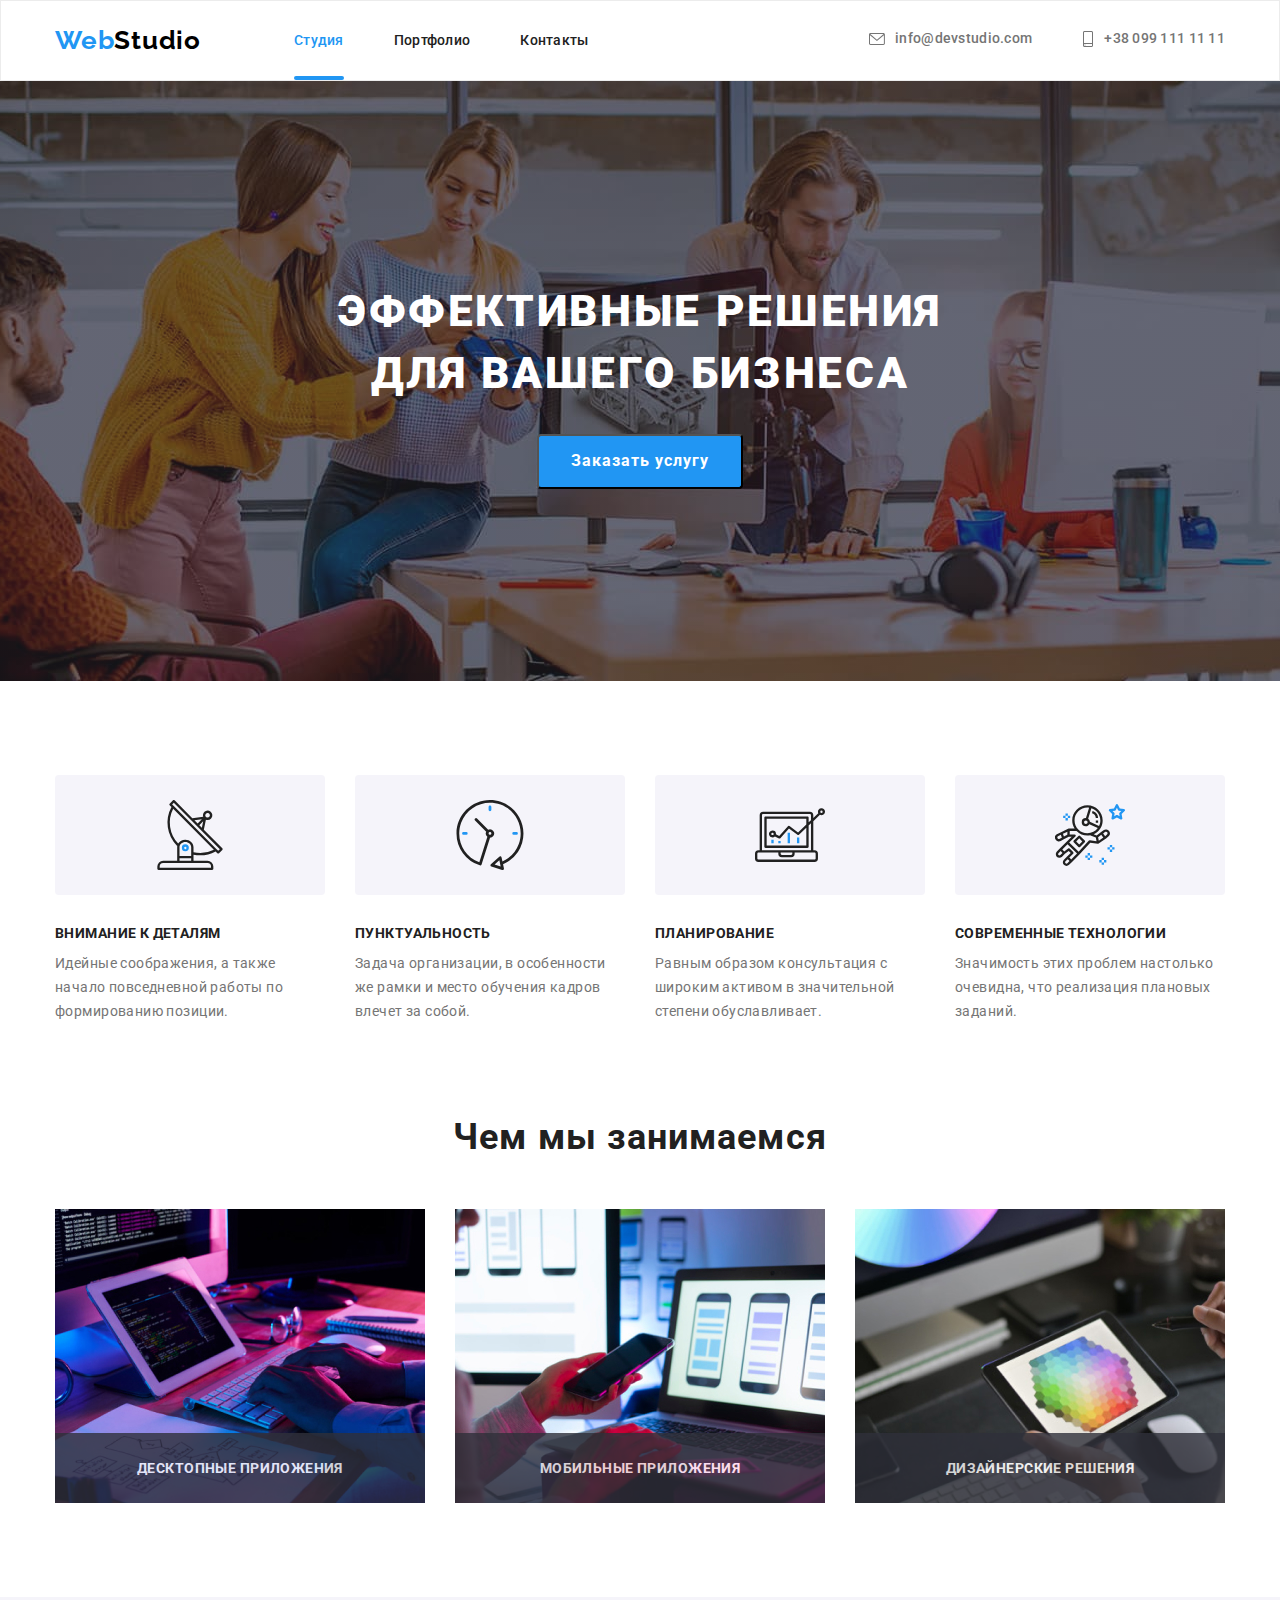
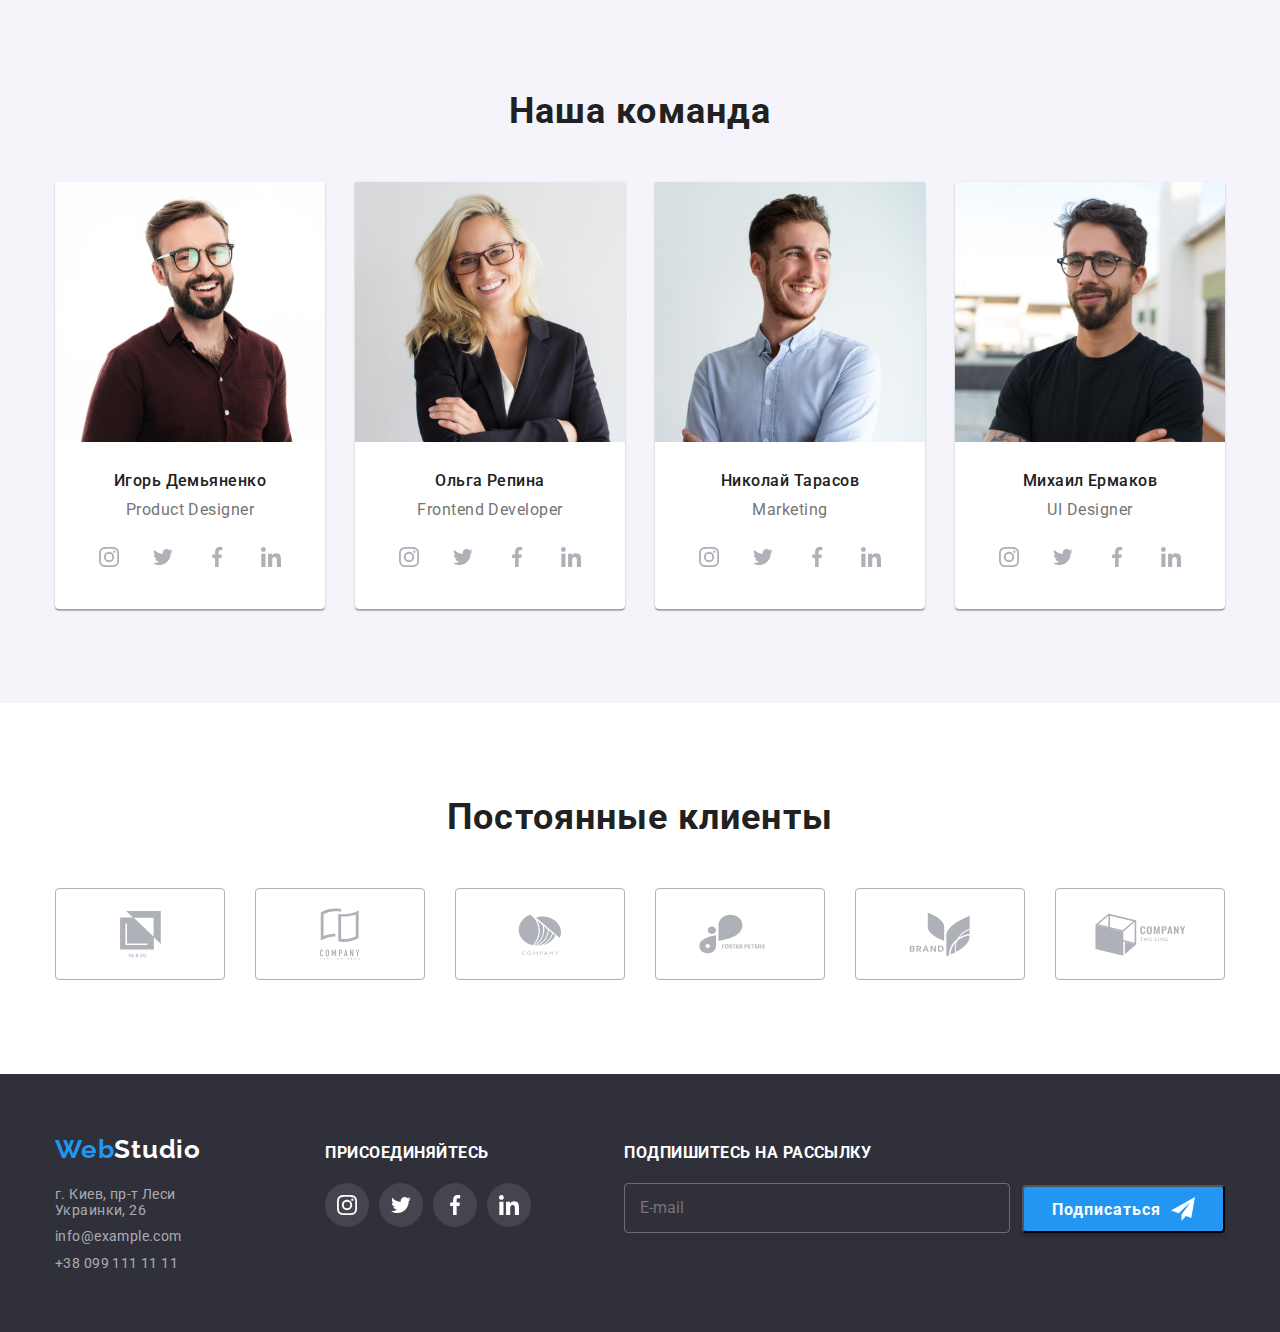
<file: index.html>
<!DOCTYPE html>
<html lang="ru">
<head>
    <meta charset="UTF-8">
    <meta http-equiv="X-UA-Compatible" content="IE=edge">
    <meta name="viewport" content="width=device-width, initial-scale=1.0">
    <title>web-studio</title>
    <link rel="stylesheet" href="./css/modern-normalize.css">
    <link href="https://fonts.googleapis.com/css2?family=Raleway:wght@700&family=Roboto:wght@400;500;700;900&display=swap" rel="stylesheet">
    <link rel="stylesheet" href="./css/styles.css">
</head>

<body>
    <header class="top-header">
        <div class="container top-navigation">
            <a class="studiologo" href="./index.html">
               <span class="web">Web</span>Studio</a>
            <nav>
                <ul class="navigation">
                    <li class="current">
                        <a href="./index.html">Студия</a>
                    </li>
                    
                    <li>
                        <a href="./portfolio.html">Портфолио</a>
    
                    </li>
                    <li>
                        <a href="">Контакты</a>
    
                    </li>
                </ul>
            </nav>
            
                <ul class="top-contact">
                    <li>
                        <a class="mail" href="mailto:info@example.com">
                            <svg class="top-contact-icon mail-icon"
                                        width="20"
                                        height="20">
                                            <use href="./img/symbol-defs.svg#icon-envelope">
                                            </use>
                                        </svg>
                            info@devstudio.com</a>
                    </li>
                    <li>
                        <a class="phone"  href="tel:+380991111111">
                            <svg class="top-contact-icon phone-icon"
                                        width="20"
                                        height="20">
                                            <use href="./img/symbol-defs.svg#icon-smartphone">
                                            </use>
                                        </svg>
                                        +38 099 111 11 11</a>
                    </li>
                </ul>
          
            </div>
    </header>
    <main>        
            <section class="baner">                    
                <h1 class="title">Эффективные решения <br> для вашего бизнеса</h1>
                <button class="zakaz" type="button" data-modal-open>Заказать услугу</button>
            </section>             
        <section class="section-description">
            <div class="container">
                <ul class="description">
                    <li class="icon-antena">
                        <h3>
                            Внимание к деталям
                        </h3>
                        <p>
                            Идейные соображения, а также начало повседневной работы по формированию позиции.
                        </p>
                    </li>
                    <li class="icon-clock">
                        <!-- <div class="description-icon">
                            <svg class="button-icon">
                            <use href="./img/symbol-defs.svg#icon-antenna1"></use>
                        </svg>

                        </div> -->
                        <h3>
                            Пунктуальность
                        </h3>
                        <p>
                            Задача организации, в особенности же рамки и место обучения кадров влечет за собой.                        
                        </p>
                    </li>
                    <li class="icon-diagram">
                        <h3>
                            Планирование
                        </h3>
                        <p>
                            Равным образом консультация с широким активом в значительной степени обуславливает.                        
                        </p>
                    </li>
                    <li class="icon-astonaut">
                        <h3>
                            Современные технологии
                        </h3>
                        <p>
                            Значимость этих проблем настолько очевидна, что реализация плановых заданий.  
                        </p>
                    </li>
                </ul>
            </div>
        </section>     
        <section class="section">
          <div class="container">
                       <h2 class="zanytie">Чем мы занимаемся</h2>
            <ul class="zanytie-kartinki">
                <li>
                    <div class="box-kartinki">
                        <div class="overlay-kartinki">
                            <p>
                                Десктопные приложения
                            </p>
                        </div>
                        <img class="kartinki-img" src="img/img1.jpg" alt="создаем код">
                
                    </div>
                </li>
                <li>
                    <div class="box-kartinki">
                        <div class="overlay-kartinki">
                            <p>
                                Мобильные приложения
                            </p>
                        </div>
                        <img class="kartinki-img" src="img/img2.jpg" alt="подбираем дизайн">
                
                    </div>
                    </li>
                <li>
                    <div class="box-kartinki">
                        <div class="overlay-kartinki">
                            <p>
                                Дизайнерские решения
                            </p>
                        </div>
                        <img class="kartinki-img" src="img/img3.jpg" alt="создаем графику">
                
                    </div>
                   </li>
            </ul>
          </div>
        </section>
        <section class="for-komanda section">
            <div class="container">
            <h2 class="komanda">
                Наша команда
            </h2>
                <ul class="team">
                    <li> 
                        <img src="img/photo1.jpg" alt="фото" width="270">
                        <div class="team-name">
                            <h3>Игорь Демьяненко</h3>
                            <p>Product Designer</p>
                            <ul class="social-team social-list">
                                <li class="social-item">
                                    <a href="" class="social-link">
                                        <svg class="social-icon"
                                        width="20"
                                        height="20">
                                            <use href="./img/symbol-defs.svg#icon-instagram">
                                            </use>
                                        </svg>
                                    </a>
                                </li>
                                <li class="social-item">
                                    <a href="" class="social-link">
                                        <svg class="social-icon"
                                        width="20"
                                        height="20"
                                        >
                                            <use href="./img/symbol-defs.svg#icon-twitter">
                                            </use>
                                        </svg>
                                    </a>
                                </li>
                                <li class="social-item">
                                    <a href="" class="social-link">
                                        <svg  class="social-icon"
                                        width="20"
                                        height="20"
                                        >
                                            <use href="./img/symbol-defs.svg#icon-facebook">
                                            </use>
                                        </svg>
                                    </a>
                                </li>
                                <li class="social-item">
                                    <a href="" class="social-link">
                                        <svg  class="social-icon"
                                        width="20"
                                        height="20"
                                        >
                                            <use href="./img/symbol-defs.svg#icon-linkedin">
                                            </use>
                                        </svg>
                                    </a>
                                </li>
                            </ul>
                        </div>
                    </li>
                    <li>
                        <img src="img/photo2.jpg" alt="фото" width="270">
                        <div class="team-name">
                            <h3>Ольга Репина</h3>
                            <p>Frontend Developer</p>
                            <ul class="social-team social-list">
                                <li class="social-item">
                                    <a href="" class="social-link">
                                        <svg class="social-icon"
                                        width="20"
                                        height="20">
                                            <use href="./img/symbol-defs.svg#icon-instagram">
                                            </use>
                                        </svg>
                                    </a>
                                </li>
                                <li class="social-item">
                                    <a href="" class="social-link">
                                        <svg class="social-icon"
                                        width="20"
                                        height="20"
                                        >
                                            <use href="./img/symbol-defs.svg#icon-twitter">
                                            </use>
                                        </svg>
                                    </a>
                                </li>
                                <li class="social-item">
                                    <a href="" class="social-link">
                                        <svg  class="social-icon"
                                        width="20"
                                        height="20"
                                        >
                                            <use href="./img/symbol-defs.svg#icon-facebook">
                                            </use>
                                        </svg>
                                    </a>
                                </li>
                                <li class="social-item">
                                    <a href="" class="social-link">
                                        <svg  class="social-icon"
                                        width="20"
                                        height="20"
                                        >
                                            <use href="./img/symbol-defs.svg#icon-linkedin">
                                            </use>
                                        </svg>
                                    </a>
                                </li>
                            </ul>
                        </div>
                    </li>
                    <li>
                        <img src="img/photo3.jpg" alt="фото" width="270">
                        <div class="team-name">
                            <h3>Николай Тарасов</h3>
                            <p>Marketing</p>
                            <ul class="social-team social-list">
                                <li class="social-item">
                                    <a href="" class="social-link">
                                        <svg class="social-icon"
                                        width="20"
                                        height="20">
                                            <use href="./img/symbol-defs.svg#icon-instagram">
                                            </use>
                                        </svg>
                                    </a>
                                </li>
                                <li class="social-item">
                                    <a href="" class="social-link">
                                        <svg class="social-icon"
                                        width="20"
                                        height="20"
                                        >
                                            <use href="./img/symbol-defs.svg#icon-twitter">
                                            </use>
                                        </svg>
                                    </a>
                                </li>
                                <li class="social-item">
                                    <a href="" class="social-link">
                                        <svg  class="social-icon"
                                        width="20"
                                        height="20"
                                        >
                                            <use href="./img/symbol-defs.svg#icon-facebook">
                                            </use>
                                        </svg>
                                    </a>
                                </li>
                                <li class="social-item">
                                    <a href="" class="social-link">
                                        <svg  class="social-icon"
                                        width="20"
                                        height="20"
                                        >
                                            <use href="./img/symbol-defs.svg#icon-linkedin">
                                            </use>
                                        </svg>
                                    </a>
                                </li>
                            </ul>
                        </div>
                    </li>
                    <li>
                        <img src="img/photo4.jpg" alt="фото" width="270">
                        <div class="team-name">
                            <h3>Михаил Ермаков</h3>
                            <p>UI Designer</p>
                            <ul class="social-team social-list">
                                <li class="social-item">
                                    <a href="" class="social-link">
                                        <svg class="social-icon"
                                        width="20"
                                        height="20">
                                            <use href="./img/symbol-defs.svg#icon-instagram">
                                            </use>
                                        </svg>
                                    </a>
                                </li>
                                <li class="social-item">
                                    <a href="" class="social-link">
                                        <svg class="social-icon"
                                        width="20"
                                        height="20"
                                        >
                                            <use href="./img/symbol-defs.svg#icon-twitter">
                                            </use>
                                        </svg>
                                    </a>
                                </li>
                                <li class="social-item">
                                    <a href="" class="social-link">
                                        <svg  class="social-icon"
                                        width="20"
                                        height="20"
                                        >
                                            <use href="./img/symbol-defs.svg#icon-facebook">
                                            </use>
                                        </svg>
                                    </a>
                                </li>
                                <li class="social-item">
                                    <a href="" class="social-link">
                                        <svg  class="social-icon"
                                        width="20"
                                        height="20"
                                        >
                                            <use href="./img/symbol-defs.svg#icon-linkedin">
                                            </use>
                                        </svg>
                                    </a>
                                </li>
                            </ul>
                        </div>
                    </li>
                </ul>
            </div>
        </section>
        <section class="section">
            <div class="container">
                <h2 class="clients">
                    Постоянные клиенты
                </h2>
                <ul class="clients-logo">
                    <li><a href="" class="button-client">
                        <svg class="button-icon"
                        width="41"
                        height="46.7">
                            <use href="./img/symbol-defs.svg#icon-logo1"></use>
                        </svg>
                    </a>
                    <li><a href="" class="button-client">
                        <svg class="button-icon"
                        width="40"
                        height="52">
                            <use href="./img/symbol-defs.svg#icon-logo2"></use>
                        </svg>
                    </a>
                    <li><a href="" class="button-client">
                        <svg class="button-icon"
                        width="43.5"
                        height="41.2">
                            <use href="./img/symbol-defs.svg#icon-logo3"></use>
                        </svg>
                    </a>
                    <li><a href="" class="button-client">
                        <svg class="button-icon"
                        width="84"
                        height="40">
                            <use href="./img/symbol-defs.svg#icon-logo4"></use>
                        </svg>
                    </a>
                    <li><a href="" class="button-client">
                        <svg class="button-icon"
                        width="62"
                        height="45">
                            <use href="./img/symbol-defs.svg#icon-logo5"></use>
                        </svg>
                    </a>
                    <li><a href="" class="button-client">
                        <svg class="button-icon"
                        width="93"
                        height="43">
                            <use href="./img/symbol-defs.svg#icon-logo6"></use>
                        </svg>
                    </a>
                </ul>
            </div>
        </section>
              
    </main>
    <footer class="footer-c">
        <div class="container footer-section">
            <div>
                <a class="studiologo-foot" href="./index.html">
                    <span class="web">Web</span>Studio</a>
                    <address class="contact-footer">
                        <ul class="adress">
                            <li>
                                <a href="https://goo.gl/maps/XTzRTvsHkbkcd92C7" target="_blank" rel="noreferrer noopener">г. Киев, пр-т Леси Украинки, 26</a>
                            </li>
                            <li>
                                <a href="mailto:info@example.com">info@example.com</a>
    
                            </li>
                            <li>
                                <a href="tel:+380991111111">+38 099 111 11 11</a>
                            </li>
    
                        </ul>
                    </address> 
            </div>
            
            <div class="footer-add-links">
                <h4 class="add-link">
                    присоединяйтесь
                </h4>
                <ul class="social-footer social-list">
                    <li class="social-item">
                        <a href="" class="social-link">
                            <svg class="social-icon"
                            width="20"
                            height="20">
                                <use href="./img/symbol-defs.svg#icon-instagram">
                                </use>
                            </svg>
                        </a>
                    </li>
                    <li class="social-item">
                        <a href="" class="social-link">
                            <svg class="social-icon"
                            width="20"
                            height="20"
                            >
                                <use href="./img/symbol-defs.svg#icon-twitter">
                                </use>
                            </svg>
                        </a>
                    </li>
                    <li class="social-item">
                        <a href="" class="social-link">
                            <svg  class="social-icon"
                            width="20"
                            height="20"
                            >
                                <use href="./img/symbol-defs.svg#icon-facebook">
                                </use>
                            </svg>
                        </a>
                    </li>
                    <li class="social-item">
                        <a href="" class="social-link">
                            <svg  class="social-icon"
                            width="20"
                            height="20"
                            >
                                <use href="./img/symbol-defs.svg#icon-linkedin">
                                </use>
                            </svg>
                        </a>
                    </li>
                </ul>
            </div>
            <div class="footer-subscrib">
                <form class="mail-field">
                    <label for="subscrib" class="mail-field-label">Подпишитесь на рассылку</label>
                    <input type="email" name="subscrib" id="subscrib" placeholder="E-mail">
                </form>
                <button type="submit" class="btn-subscrib">
                    Подписаться
                    <svg class="send-icon"
                            width="24"
                            height="24">
                                <use href="./img/symbol-defs.svg#icon-send">
                                </use>
                            </svg>
                </button>
            </div>
        </div>        
     </footer>
     <div class="backdrop is-hidden" data-modal>
        <div class="modal">
            <button type="button" class="modal-btn" data-modal-close> 
                <svg  class="modal-close-icon"
            width="18"
            height="18"
            >
                <use href="./img/close-spr.svg#icon-close-black">
                </use>
            </svg>
        </button>
        <form action="#" class="modal-form">
            <p class="modal-form-head">
                Оставьте свои данные, мы вам перезвоним
            </p> 
                       <!-- label for name -->
            <label for="name" class="modal-form-field"
            >Имя
            <span class="modal-form-wrapper">
                <input type="text" id="name" class="modal-form-input"/>  
                <span class="modal-form-icon">
                    <svg
                    width="18"
                    height="18"
                    >
                     <use href="./img/symbol-defs.svg#icon-name">
                     </use>
                    </svg>
                </span> 
            </span> 
            </label>
    <!-- label for phone -->
            <label for="user-tel" class="modal-form-field"
            >телефон
            <span class="modal-form-wrapper">             
                 <input 
                 type="tel" id="user-tel"
                 class="modal-form-input"
                 name="user-tel" 
                 title="099-000-00-00"
                 pattern="[0-9]-{3}-[0-9]-{3}-[0-9]-{2}-[0-9]-{2}"/>
                <span class="modal-form-icon">
                    <svg
                    width="13"
                    height="13">
                     <use href="./img/symbol-defs.svg#icon-phone">
                     </use>
                    </svg>
                </span> 
            </span> 
              
            </label>
            
            <label for="email" class="modal-form-field"
            >Почта
            <span class="modal-form-wrapper">              
                <input type="email" id="email" class="modal-form-input"/>  
                <span class="modal-form-icon">
                    <svg
                    width="18"
                    height="18"
                    >
                     <use href="./img/symbol-defs.svg#icon-email">
                     </use>
                    </svg>
                 </span> 
              
            </span> 
            </label>
            
            <label class="modal-form-field"
            >Комментарий
              <textarea
               class="modal-form-message" 
              name="user-message"
              placeholder="Введите текст"
              ></textarea>     
            </label>
            
             
            <div class="accept-policy">
                <input type="checkbox"
                 id="accept-policy"
                 class="modal-form-checkbox visually-hidden"
                 />
                <label for="accept-policy" class="modal-form-checkbox-label">
                    
                    <!-- <span class="checked">
                        <svg  class="icon-check"
                        width="16"
                        height="15"
                        >
                         <use href="./img/symbol-defs.svg#icon-check">
                         </use>
                        </svg>
                    </span>  -->
                Соглашаюсь с рассылкой и принимаю&nbsp; 
                <a href="#">Условия договора</a>
                </label>
            </div>
           
          <button class="modal-form-button" type="submit">Отправить</button> 
    
          </form>

        </div> 
     </div>
<script src="./js/modal.js"></script>
</body>
</html>
</file>
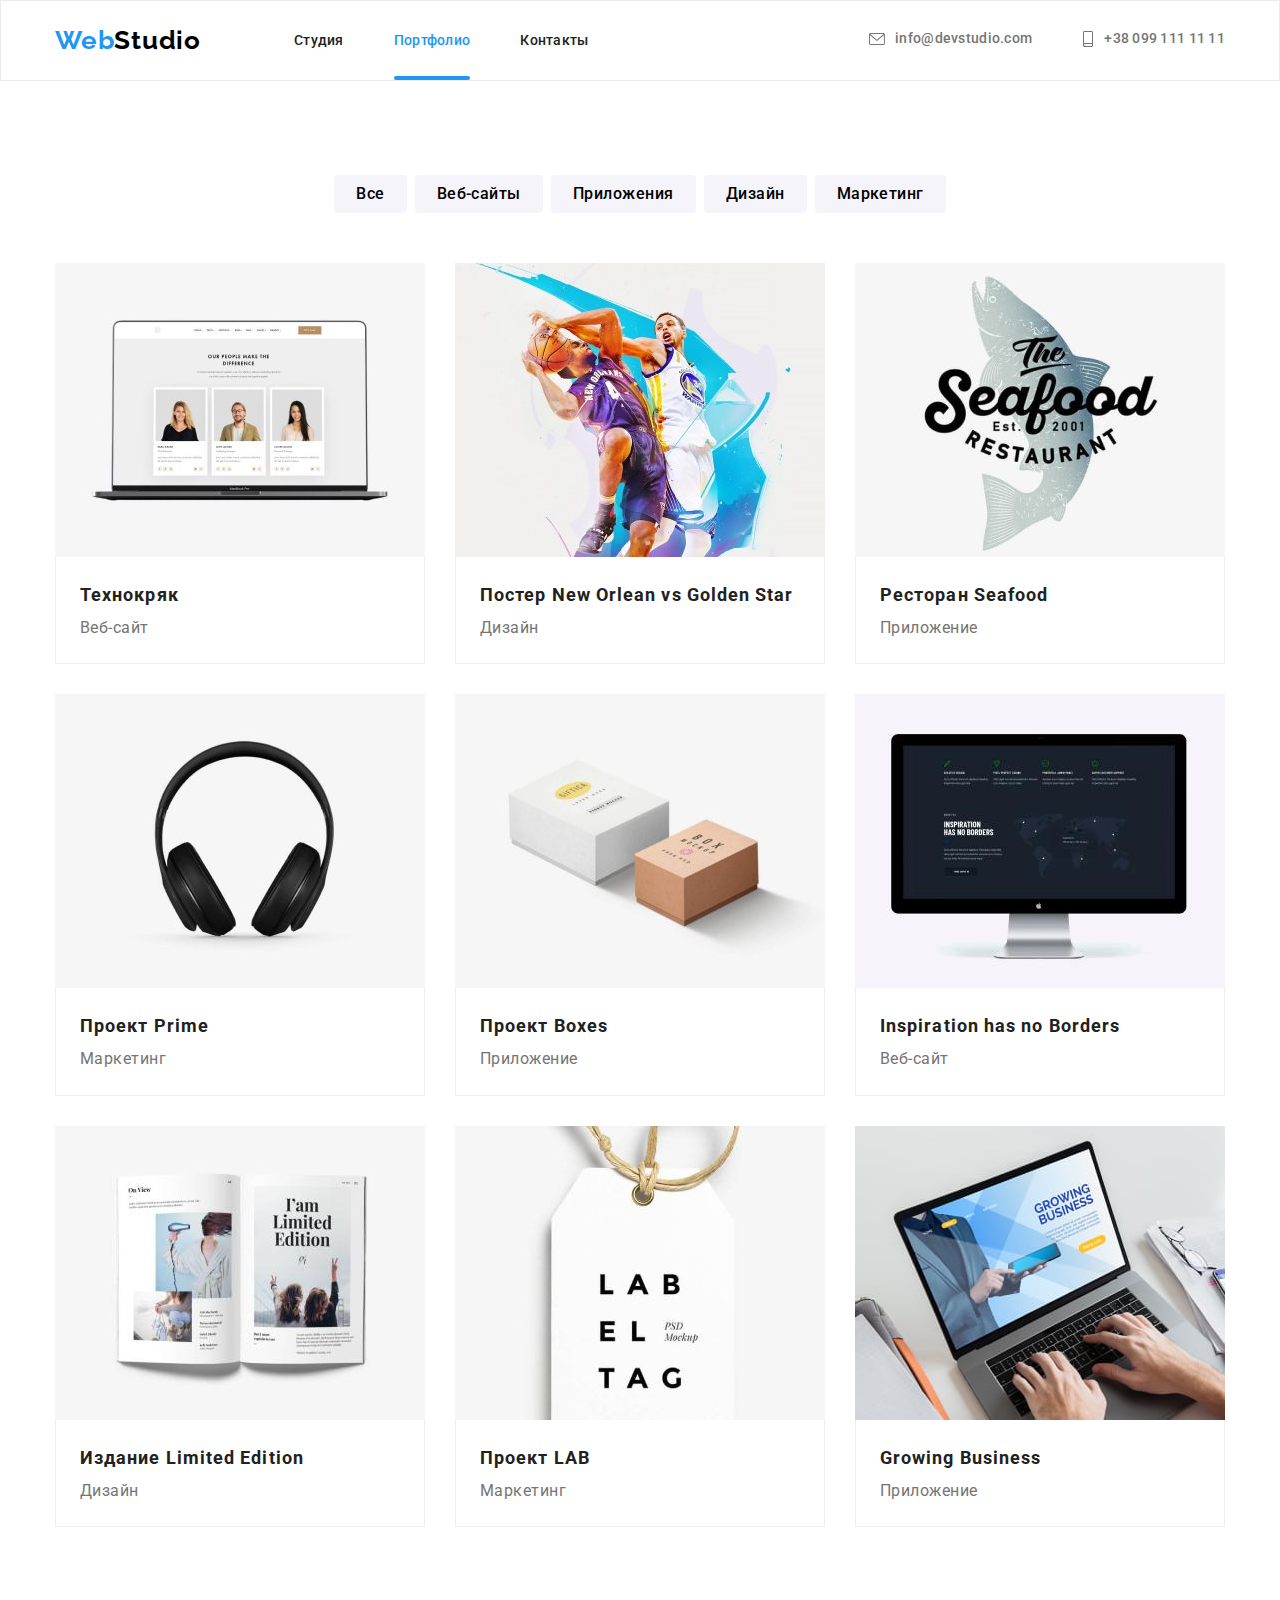
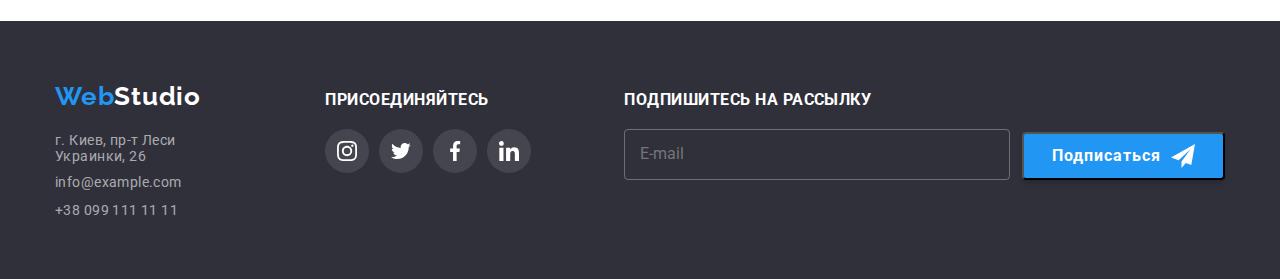
<file: portfolio.html>
<!DOCTYPE html>
<html lang="ru">
<head>
    <meta charset="UTF-8">
    <meta http-equiv="X-UA-Compatible" content="IE=edge">
    <meta name="viewport" content="width=device-width, initial-scale=1.0">
    <title>web-studio</title>
    <link rel="stylesheet" href="./css/modern-normalize.css">
    <link href="https://fonts.googleapis.com/css2?family=Raleway:wght@700&family=Roboto:wght@400;500;700;900&display=swap" rel="stylesheet">
    <link rel="stylesheet" href="./css/styles.css">
</head>
<body>
    <header class="top-header">
        <div class="container top-navigation">
            <a class="studiologo" href="./index.html">
               <span class="web">Web</span>Studio</a>
            <nav>
                <ul class="navigation">
                    <li>
                        <a href="./index.html">Студия</a>
                    </li>
                    
                    <li class="current">
                        <a href="./portfolio.html">Портфолио</a>
    
                    </li>
                    <li>
                        <a href="">Контакты</a>
    
                    </li>
                </ul>
            </nav>
            
            <ul class="top-contact">
                <li>
                    <a class="mail" href="mailto:info@example.com">
                        <svg class="top-contact-icon mail-icon"
                                    width="20"
                                    height="20">
                                        <use href="./img/symbol-defs.svg#icon-envelope">
                                        </use>
                                    </svg>
                        info@devstudio.com</a>
                </li>
                <li>
                    <a class="phone"  href="tel:+380991111111">
                        <svg class="top-contact-icon phone-icon"
                                    width="20"
                                    height="20">
                                        <use href="./img/symbol-defs.svg#icon-smartphone">
                                        </use>
                                    </svg>
                                    +38 099 111 11 11</a>
                </li>
            </ul>
          
            </div>
    </header>
    <main>
        <section class="section">
            
      <div class="container">  
        <ul class="menu-button-c">
            <li>
                <button  class="menu-button" type="button">Все</button>
            </li>
            <li>
                <button class="menu-button" type="button">Веб-сайты</button>
            </li>
            <li>
                <button class="menu-button" type="button">Приложения</button>
            </li>
            <li>
                <button class="menu-button" type="button">Дизайн</button>
            </li>
            <li>
                <button class="menu-button" type="button">Маркетинг</button>
            </li>
        </ul>      
            <ul class="menu-img">
                <li>
                    <a href="" class="menu-box">   
                   <div class="box">
                    <img class="kartinki-img" src="./img/img1-technokryak.jpg" alt="фото" width="370">
                    
                    <div class="overlay">
                        <p class="text-techno">
                            Технокряк это современная площадка распространения коронавируса. Компании используют эту платформу для цифрового шпионажа и атак на защищённые сервера конкурентов.
                        </p>                        
                    </div>
                   </div>
                        <div class="menu-img-name">
                        <h3>Технокряк</h3>
                        <p>Веб-сайт</p>                    
                    </div>
                    </a>
                </li>
                <li> 
                    <a href="" class="menu-box">
                        <div class="box">                            
                        <img class="kartinki-img" src="./img/img2-poster.jpg" alt="фото" width="370">
                            <div class="overlay">
                                <p class="text-techno">
                                    Технокряк это современная площадка распространения коронавируса. Компании используют эту платформу для цифрового шпионажа и атак на защищённые сервера конкурентов.
                                </p>                        
                            </div>
                           </div>
                    <div class="menu-img-name">
                        <h3>Постер New Orlean vs Golden Star</h3>
                        <p>Дизайн</p>
                    </div>
                    </a>
                </li>
                <li>
                    <a href="" class="menu-box">
                        
                        <div class="box">                       
                            <img class="kartinki-img" src="./img/img3-seafood.jpg" alt="фото" width="370">
                            <div class="overlay">
                                <p class="text-techno">
                                    Технокряк это современная площадка распространения коронавируса. Компании используют эту платформу для цифрового шпионажа и атак на защищённые сервера конкурентов.
                                </p>                        
                            </div>
                           </div> 
                    <div class="menu-img-name">
                        <h3>Ресторан Seafood</h3>
                    <p>Приложение</p>
                    </div>
                    </a>
                </li>
                <li>
                    <a href="" class="menu-box">
                        <div class="box">        
                            <img class="kartinki-img" src="./img/img4-prime.jpg" alt="фото" width="370">
                            <div class="overlay">
                                <p class="text-techno">
                                    Технокряк это современная площадка распространения коронавируса. Компании используют эту платформу для цифрового шпионажа и атак на защищённые сервера конкурентов.
                                </p>                        
                            </div>
                           </div>   
                   <div class="menu-img-name">
                    <h3>Проект Prime</h3>
                    <p>Маркетинг</p>
                   </div>
                    </a>
                </li>
                <li>
                    <a href="" class="menu-box">
                        <div class="box">        
                            <img class="kartinki-img" src="./img/img5-boxes.jpg" alt="фото" width="370">
                            <div class="overlay">
                                <p class="text-techno">
                                    Технокряк это современная площадка распространения коронавируса. Компании используют эту платформу для цифрового шпионажа и атак на защищённые сервера конкурентов.
                                </p>                        
                            </div>
                           </div> 
                   <div class="menu-img-name">
                    <h3>Проект Boxes</h3>
                    <p>Приложение</p>
                   </div>
                    </a>
                </li>
                <li>
                    <a href="" class="menu-box">
                        <div class="box"> 
                            <img class="kartinki-img" src="./img/img6-monitor.jpg" alt="фото" width="370">
                            <div class="overlay">
                                <p class="text-techno">
                                    Технокряк это современная площадка распространения коронавируса. Компании используют эту платформу для цифрового шпионажа и атак на защищённые сервера конкурентов.
                                </p>                        
                            </div>
                           </div> 
                    <div class="menu-img-name">
                        <h3>Inspiration has no Borders</h3>
                    <p>Веб-сайт</p>
                    </div>
                    </a>
                </li>
                <li>
                    <a href="" class="menu-box">
                        <div class="box">         
                            <img class="kartinki-img" src="./img/img7-book.jpg" alt="фото" width="370">
                            <div class="overlay">
                                <p class="text-techno">
                                    Технокряк это современная площадка распространения коронавируса. Компании используют эту платформу для цифрового шпионажа и атак на защищённые сервера конкурентов.
                                </p>                        
                            </div>
                           </div>
                    <div class="menu-img-name">
                        <h3>Издание Limited Edition</h3>
                    <p>Дизайн</p>
                    </div>
                    </a>
                </li>
                <li>
                    <a href="" class="menu-box">
                        <div class="box">        
                            <img class="kartinki-img" src="./img/img8-label.jpg" alt="фото" width="370">
                            <div class="overlay">
                                <p class="text-techno">
                                    Технокряк это современная площадка распространения коронавируса. Компании используют эту платформу для цифрового шпионажа и атак на защищённые сервера конкурентов.
                                </p>                        
                            </div>
                           </div> 
                    <div class="menu-img-name">
                        <h3>Проект LAB</h3>
                    <p>Маркетинг</p>
                    </div>
                    </a>
                </li>
                <li>
                    <a href="" class="menu-box">
                        <div class="box">        
                            <img class="kartinki-img" src="./img/img9-nout.jpg" alt="фото" width="370">
                            <div class="overlay">
                                <p class="text-techno">
                                    Технокряк это современная площадка распространения коронавируса. Компании используют эту платформу для цифрового шпионажа и атак на защищённые сервера конкурентов.
                                </p>                        
                            </div>
                           </div> 
                    <div class="menu-img-name">
                        <h3>Growing Business</h3>
                    <p>Приложение</p>
                    </div>
                    </a>
                </li>
            </ul>
      </div>
        </section>
    </main>
    <footer class="footer-c">
        <div class="container footer-section">
            <div>
                <a class="studiologo-foot" href="./index.html">
                    <span class="web">Web</span>Studio</a>
                    <address class="contact-footer">
                        <ul class="adress">
                            <li>
                                <a href="https://goo.gl/maps/XTzRTvsHkbkcd92C7" target="_blank" rel="noreferrer noopener">г. Киев, пр-т Леси Украинки, 26</a>
                            </li>
                            <li>
                                <a href="mailto:info@example.com">info@example.com</a>
    
                            </li>
                            <li>
                                <a href="tel:+380991111111">+38 099 111 11 11</a>
                            </li>
    
                        </ul>
                    </address> 
            </div>
            
            <div class="footer-add-links">
                <h4 class="add-link">
                    присоединяйтесь
                </h4>
                <ul class="social-footer social-list">
                    <li class="social-item">
                        <a href="" class="social-link">
                            <svg class="social-icon"
                            width="20"
                            height="20">
                                <use href="./img/symbol-defs.svg#icon-instagram">
                                </use>
                            </svg>
                        </a>
                    </li>
                    <li class="social-item">
                        <a href="" class="social-link">
                            <svg class="social-icon"
                            width="20"
                            height="20"
                            >
                                <use href="./img/symbol-defs.svg#icon-twitter">
                                </use>
                            </svg>
                        </a>
                    </li>
                    <li class="social-item">
                        <a href="" class="social-link">
                            <svg  class="social-icon"
                            width="20"
                            height="20"
                            >
                                <use href="./img/symbol-defs.svg#icon-facebook">
                                </use>
                            </svg>
                        </a>
                    </li>
                    <li class="social-item">
                        <a href="" class="social-link">
                            <svg  class="social-icon"
                            width="20"
                            height="20"
                            >
                                <use href="./img/symbol-defs.svg#icon-linkedin">
                                </use>
                            </svg>
                        </a>
                    </li>
                </ul>
            </div>
            <div class="footer-subscrib">
                <form class="mail-field">
                    <label for="subscrib" class="mail-field-label">Подпишитесь на рассылку</label>
                    <input type="email" name="subscrib" id="subscrib" placeholder="E-mail">
                </form>
                <button type="submit" class="btn-subscrib">
                    Подписаться
                    <svg class="send-icon"
                            width="24"
                            height="24">
                                <use href="./img/symbol-defs.svg#icon-send">
                                </use>
                            </svg>
                </button>
            </div>
        </div>        
     </footer>
</body>
</html>
</file>
<file: css/styles.css>
body {    
font-family: 'Roboto', sans-serif;
color: #212121;
}
* {
    margin: 0;
    padding: 0;
}
a {
    text-decoration: none;
}
a:active {
    color: #2196F3;
}
a:visited {    
color: #212121;
}
ul {
    list-style-type: none;
    margin-left: 0;
    padding-left: 0;
}
.container {
    width: 1200px;
    padding: 0px 15px 0px 15px;
    margin: 0 auto;
}
.visually-hidden {
    position: absolute;
    white-space: nowrap;
    width: 1px;
    height: 1px;
    overflow: hidden;
    border: 0;
    padding: 0;
    clip: rect(0 0 0 0);
    clip-path: inset(50%);
    margin: 1px;
}

/* header */
.top-header {
    padding-top: 24px;
    padding-bottom: 24px;
    border: 1px solid #ECECEC;
}
.top-navigation {
    display: flex;
   align-items: center;
    }
.navigation, .top-contact {
    display: flex;
    margin-left: auto;
    
}
.navigation li:not(:last-child) {
    margin-right: 50px;
}

.top-contact li:not(:last-child) {
    margin-right: 50px;
}
.navigation a {
font-weight: 500;
font-size: 14px;
line-height: 1.2;
letter-spacing: 0.02em;
color: #212121;
transition: color 250ms cubic-bezier(0.4, 0, 0.2, 1);
}
.navigation a:focus, .navigation a:hover {
    color: #2196F3;
}
.current a { 
    color: #2196F3;    
}
.current {
    position: relative;
}
.current a::after {
    position: absolute;
    content: "";
    display: block;
    width: 100%;
    height: 4px;
    background-color: #2196F3;
    left: 0;
  top: 45px;
border-radius: 2px;
}

.studiologo {
margin-right: 93px;
font-family: Raleway;
font-weight: 700;
font-size: 26px;
line-height: 1.2;
letter-spacing: 0.03em;
color: #000000;
}
.web {
    color: #2196F3; 
}
.top-contact a {
font-weight: 500;
font-size: 14px;
line-height: 1.2;
letter-spacing: 0.02em;
color: #757575;
display: inline-flex;
align-items: center;
justify-content: center;
transition: color 250ms cubic-bezier(0.4, 0, 0.2, 1);
}
.top-contact-icon {
    margin-right: 10px;    
    background-size: contain;
    background-repeat: no-repeat;
    background-position: center;
    fill: currentColor;
}
.mail-icon {         
    width: 16px;
    height: 12px; 
}
.phone-icon {           
    width: 12px;
    height: 16px;     
}
.top-contact a:hover, .top-contact a:focus {
    color: #2196F3;
    fill: #2196F3;
}
/* index main */
.section {
    padding-top: 94px;
    padding-bottom: 94px;
}
.section-description {
    padding-top: 94px;
}
/* hero */
.baner {    
max-width: 1600px;
height: 600px;
margin: auto;
padding-top: 200px;
padding-bottom: 200px;
text-align: center;
background-color: #2F303A;
background-image: linear-gradient( to top, rgba(47, 48, 58, 0.4), rgba(47, 48, 58, 0.4) ),
url("../img/baner_bg.jpg");
background-position: center;
background-repeat: no-repeat;
background-size: cover;
}
.title {
font-weight: 900;
font-size: 44px;
line-height: 1.4;
width: 700px;
margin: 0 auto;
margin-bottom: 30px;
letter-spacing: 0.06em;
text-transform: uppercase;
text-align:center;
color: #FFFFFF;
}
.zakaz {
padding: 10px 32px 10px 32px;
background: #2196F3;
box-shadow: 0 cpx 4px 4px rgba(0, 0, 0, 0.15);
border-radius: 4px;
font-weight: 700;
font-size: 16px;
line-height: 1.9;
letter-spacing: 0.06em;
color: #FFFFFF;
cursor: pointer;
transition: background-color 250ms cubic-bezier(0.4, 0, 0.2, 1);
}
.zakaz:hover {
 background-color: #188CE8;
}
.description {
    display: flex;
}
.description li {
    width: 270px;
}
.description li:not(:last-child) {
    margin-right: 30px;
}
/* about us icons */
.description li::before {
    display: block;
    content: "";
    /* width: 270px; */
    height: 120px;
    margin-bottom: 30px;
    background-color: #F5F4FA;
    border-radius: 4px;
    background-size: 70px;
    background-repeat: no-repeat;
    background-position: center;
}
.icon-antena::before {    
    background-image: url("../img/antenna.svg");
}
.icon-clock::before {    
    background-image: url("../img/clock.svg");
}
.icon-diagram::before {    
    background-image: url("../img/diagram.svg");
}
.icon-astonaut::before {    
    background-image: url("../img/astronaut.svg");
}
.description h3 {
    font-weight: 700;
    font-size: 14px;
    line-height: 1.2;
    letter-spacing: 0.03em;
    text-transform: uppercase; 
    margin-bottom: 10px;
    }
.description p {
        font-size: 14px;
        line-height: 1.7;
        letter-spacing: 0.03em;    
        color: #757575;
}
.for-komanda {
    background-color: #F5F4FA;
}
.zanytie, .komanda, .clients {
    margin-bottom: 50px;
font-weight: 700;
font-size: 36px;
line-height: 1,2;
text-align: center;
letter-spacing: 0.03em;
}
.zanytie-kartinki {
    display: flex;
}
.zanytie-kartinki li:not(:last-child) {
    margin-right: 30px;
}
.team {
    display: flex;   
}
.team > li {
    width: 270px;
   background-color:#FFFFFF;
   text-align: center;
   box-shadow: 0px 1px 3px rgba(0, 0, 0, 0.12),
   0px 1px 1px rgba(0, 0, 0, 0.14), 
   0px 2px 1px rgba(0, 0, 0, 0.2);
   border-radius: 0px 0px 4px 4px;
}
.team > li:not(:last-child) {
    margin-right: 30px;
}
.team img {
    display: block;
}    
.team-name {
    padding-top: 30px;
    padding-bottom: 30px;
}
.team h3 {
font-weight: 500;
font-size: 16px;
line-height: 1,2;
letter-spacing: 0.03em;
margin-bottom: 10px;
}
.team p {
font-size: 16px;
line-height: 1,2;
letter-spacing: 0.03em;
color: #757575;
margin-bottom: 16px;
}
.social-list {
   display: inline-flex; 
}
.social-item {
    width: 44px;
    height: 44px;
}
.social-item:not(:last-child) {
    margin-right: 10px;
}
.social-link {
    width: 100%;
    height: 100%;
    display: flex;
    align-items: center;
    justify-content: center;
    border-radius: 50%;
    transition: background-color 250ms cubic-bezier(0.4, 0, 0.2, 1), 
    fill 250ms cubic-bezier(0.4, 0, 0.2, 1);
}
.social-team .social-link {
    fill: #AFB1B8;
}
/* social links for footer */
.social-footer .social-link {
    fill: #ffffff;
    background-color: rgba(255, 255, 255, 0.1);
}
.social-link:hover,
.social-link:focus {
    background-color: #2196F3;
    fill: #ffffff;
}
/* clients logo */
.clients-logo {
    display: flex;
}
.clients-logo li {
    width: 170px;
    height: 92px;
}
.clients-logo li:not(:last-child) {
    margin-right: 30px;
}
.button-client {
    display: flex;
    align-items: center;
    justify-content: center;
    width: 100%;
    height: 100%;
    box-sizing: border-box;
    border: 1px solid #AFB1B8;
    border-radius: 4px;
    padding: 16px 32px;
    fill: #AFB1B8;
    transition: fill 250ms cubic-bezier(0.4, 0, 0.2, 1), 
    border 250ms cubic-bezier(0.4, 0, 0.2, 1);
}
.button-client:hover,
.button-client:focus {
    fill: #2196F3;    
    border: 1px solid #2196F3;
}
.button-icon {
    background-size: contain;
}
/* portfolio */
.menu-button-c {
    display: flex;
    justify-content: center;
    margin-bottom: 50px;
}
.menu-button-c li:not(:last-child) {
    margin-right: 8px;
}
.menu-button {
padding-top: 6px;
padding-right: 22px;
padding-bottom: 6px;
padding-left: 22px;
background: #F5F4FA;
border: none;
border-radius: 4px;

font-weight: 500;
font-size: 16px;
line-height: 1.6;
text-align: center;
letter-spacing: 0.03em;
cursor: pointer;
transition: background-color 250ms cubic-bezier(0.4, 0, 0.2, 1), 
color 250ms cubic-bezier(0.4, 0, 0.2, 1), 
box-shadow 250ms cubic-bezier(0.4, 0, 0.2, 1);

}
.menu-button:hover,
.menu-button:focus {
    background-color: #2196F3;
    color: #ffffff;
    box-shadow: 0px 3px 1px rgba(0, 0, 0, 0.1), 0px 1px 2px rgba(0, 0, 0, 0.08), 0px 2px 2px rgba(0, 0, 0, 0.12);
    }
.menu-img {
    display: flex;
    flex-wrap: wrap;
    padding: 0;
    margin-top: -30px;
    margin-left: -30px;
}
.menu-img li {    
    flex-basis: calc(100% / 3 - 30px);
    /* width: 370px; */
    background-color:#FFFFFF;
    margin-top: 30px;
    margin-left: 30px;
}
.menu-box {
    display: block;
    max-width: 100%;
    transition: box-shadow 250ms cubic-bezier(0.4, 0, 0.2, 1);
}
.menu-box:hover,
.menu-box:focus {
    box-shadow: 0px 1px 1px rgba(0, 0, 0, 0.12), 0px 4px 4px rgba(0, 0, 0, 0.06), 1px 4px 6px rgba(0, 0, 0, 0.16);
    }
.box {
    position: relative;
    overflow: hidden;
}
.menu-box:hover .overlay, .menu-box:focus .overlay {
    transform: translatey(0);
}
.overlay {
    position: absolute;
    top: 0;
    left: 0;
    width: 100%;
    height: 100%;
    transform: translatey(100%);
    transition: transform 250ms cubic-bezier(0.4, 0, 0.2, 1);
    background-color: #2196F3;
    opacity: 0.9;
}
.text-techno {
    color: #FFFFFF;
    font-size: 18px;
    line-height: 1.5;
    padding: 63px 24px 63px 24px;
    letter-spacing: 0.03em;
}
.box-kartinki {
    position: relative;
}
.kartinki-img {
    display: block;
}
.overlay-kartinki {
    position: absolute;
    bottom: 0;
     left: 0;
     width: 100%;
     height: 70px;
     transform: translatey(0);
     transition: transform 250ms cubic-bezier(0.4, 0, 0.2, 1);
     background-color: #2F303A;
     opacity: 0.8;

}
.overlay-kartinki > p {
    margin: 27px 0px;
    font-style: inherit;
    font-size: 14px;
    font-weight: 700;
    letter-spacing: 0.03em;
    text-align: center;
    text-transform: uppercase;
    color: #FFFFFF;
}
.menu-img-name {
    padding-top: 20px;
    padding-right: 24px;
    padding-bottom: 20px;
    padding-left: 24px;
    border-right: 1px solid #EEEEEE;
    border-bottom: 1px solid #EEEEEE;
    border-left: 1px solid #EEEEEE;
}
.menu-img h3 {
    font-weight: 700;
    font-size: 18px;
    line-height: 2;
    letter-spacing: 0.06em;
  
}
.menu-img-name p {
font-size: 16px;
line-height: 1.9;
letter-spacing: 0.03em;
color: #757575;
}
/* footer */
.footer-c {
padding-top: 60px;
padding-bottom: 60px;
background: #2F303A;
}
.footer-section {
    display: flex;
    align-items: baseline;
}
.studiologo-foot {
display: block;
font-family: Raleway;
font-weight: 700;
font-size: 26px;
line-height: 1.2;
letter-spacing: 0.03em;
margin-bottom: 20px;
color: #FFFFFF;
}
.studiologo-foot:visited {
    color: #FFFFFF;
}
.adress li:not(:last-child) {
    margin-bottom: 9px;
}
.contact-footer a {
    font-style: normal;
font-size: 14px;
letter-spacing: 0.03em;
color: rgba(255, 255, 255, 0.6);

}
.adress li:first-child {
    font-style: normal;
    font-size: 14px;
    letter-spacing: 0.03em;
    color: #FFFFFF;
}
.footer-add-links {    
display: block;
align-items: center;
    margin-left: 86px;  
}
.add-link {
    font-family: inherit;
    font-style: normal;
font-weight: 700;
line-height: 1.2;
letter-spacing: 0.03em;
text-transform: uppercase;
color: #FFFFFF;
margin-bottom: 20px;
}
/* footer subscrib */
.footer-subscrib {    
    display: flex;
    align-items: flex-end;    
    margin-left: 93px;  
    }
.mail-field-label {
    
    font-family: inherit;
    font-weight: 700;
    line-height: 1.2;
    letter-spacing: 0.03em;
    text-transform: uppercase;
    color: #FFFFFF;
}
.mail-field > input {
    width: 100%;  
    margin-top: 20px;
    background-color: inherit;
    border: 1px solid rgba(255, 255, 255, 0.3);
    border-radius: 4px;
    padding: 15px;
    font-size: 16px;
    color: #ffffff;
}
.btn-subscrib {
    display: flex;
    justify-content: center;
    align-items: center;
    margin-left: 12px;
    max-height: 50px;
    padding: 10px 28px 10px 28px;
    background: #2196F3;
    box-shadow: 0px 4px 4px rgba(0, 0, 0, 0.15);
    border-radius: 4px;
    font-weight: 700;
    font-size: 16px;
    line-height: 1.2;
    letter-spacing: 0.06em;
    color: #FFFFFF;
    cursor: pointer;
    transition: background-color 250ms cubic-bezier(0.4, 0, 0.2, 1);
    }
.send-icon {
    fill: #ffffff;
    margin-left: 10px;
}
.btn-subscrib:hover,
.btn-subscrib:focus {
     background-color: #188CE8;
}    
/* modal */

.backdrop {
    width: 100vw;
    height: 100vh;
    background-color: rgba(157, 164, 189, 0.52);
    position: fixed;
    top: 0;
    transition: opacity 500ms linear, visibility 500ms linear;
}

.modal {
    position: absolute;
    width: 528px;
    min-height: 581px;
    background-color: #FFFFFF;
    border-radius: 10px;
    top: 50%;
    left: 50%;
    transform: translate(-50%,-50%) rotate(0deg);
    transition: transform 500ms linear;
    padding: 40px;
  
}
.modal-close-icon{
    fill: #000000;
}
.modal-btn {
    border: 1px solid rgba(0, 0, 0, 0.1);
    background-color: transparent;
    width: 30px;
    height: 30px;
    border-radius: 50%;
    position: absolute;
    top: 10px;
    right: 10px;
    display: flex;
    align-items: center;
    justify-content: center;
    fill: currentColor;
    cursor: pointer;
    transition: fill 250ms cubic-bezier(0.4, 0, 0.2, 1);
    }
.modal-btn > .modal-close-icon:hover, .modal-btn > .modal-close-icon:focus {
    fill: #2196F3;
}
.backdrop.is-hidden {
    visibility: hidden;
    opacity: 0;
    pointer-events: none;
}
.modal-form-head {
    font-size: 20px;
    font-weight: 700;
    text-align: center;
    margin-bottom: 12px;
    color: inherit;
    letter-spacing: 0.03em;
}
.modal-form-field {
    margin-bottom: 10px;
    font-size: 12px;
    line-height: 1.2;
    color: #757575;
 
}
.modal-form-wrapper {
    position: relative;
    display: block;
    margin-top: 6px;

}
.modal-form-input {
    width: 100%;
    height: 40px;
    padding-left: 42px;
    border: 1px solid rgba(33, 33, 33, 0.2);
    border-radius: 4px;
    transition: border-color 250ms linear;

}
.modal-form-input:focus {
    outline: none;
    border-color: #2196F3;

}
.modal-form-icon {
    display: block;
    text-align: center;
    width: 18px;
    height: 18px;
    position: absolute;
    top: 50%;
    left: 12px;
    transform: translateY(-50%);
    /* background-color: teal; */
    transition: border-color 250ms cubic-bezier(0.4, 0, 0.2, 1);

}
.modal-form-input:focus+ .modal-form-icon {
    fill: #2196F3;
}

.modal-form-message {
    width: 100%;
    height: 120px;
    margin-top: 6px;
    padding: 12px 16px;
    border: 1px solid rgba(33, 33, 33, 0.2);
    border-radius: 4px;
    resize: none;
    font-size: 14px;
    line-height: 1.2;
    transition: border-color 250ms cubic-bezier(0.4, 0, 0.2, 1);

}
.modal-form-message::placeholder {
    /* text-transform: uppercase; */
    font-size: 14px;
    line-height: 1.2;
    letter-spacing: 0.01em;
    color: rgba(117, 117, 117, 0.5);
}
.modal-form-message:focus {
    outline: none;
    border-color: #2196F3;
}
.accept-policy {
    margin-top: 20px;
}
.modal-form-checkbox-label {
    display: flex;
    align-items: center;
    justify-content: center;
    font-size: 14px;
    margin-bottom: 20px;
}
.modal-form-checkbox-label > a {
    text-decoration: underline;
    color: #2196F3;
}
.modal-form-checkbox-label::before {
    display: block;
    content: "";
    width: 16px;
    height: 15px;
    margin-right: 8px;
    border: 2px solid #212121;
    border-radius: 2px;
    cursor: pointer;
}

.modal-form-checkbox:checked + .modal-form-checkbox-label::before {
    background-color: #2196F3;
    background-image: url(../img/check.svg);
    background-position: center;
    background-repeat: no-repeat;
    background-size: cover;
    border-color: #2196F3;

}
.modal-form-checkbox:focus + 
.modal-form-checkbox-label::before {
   outline: 2px solid #188CE8;
}
.modal-form-button {
    position: absolute;
    left: 50%;
    transform: translatex(-50%);
    padding: 10px 55px 10px 55px;
    background: #2196F3;
    box-shadow: 0 cpx 4px 4px rgba(0, 0, 0, 0.15);
    border-radius: 4px;
    font-weight: 700;
    font-size: 16px;
    line-height: 1.9;
    letter-spacing: 0.06em;
    color: #FFFFFF;
    cursor: pointer;
    transition: background-color 250ms cubic-bezier(0.4, 0, 0.2, 1);
    }
.modal-form-button:hover,
.modal-form-button:focus {
     background-color: #188CE8;
</file>
